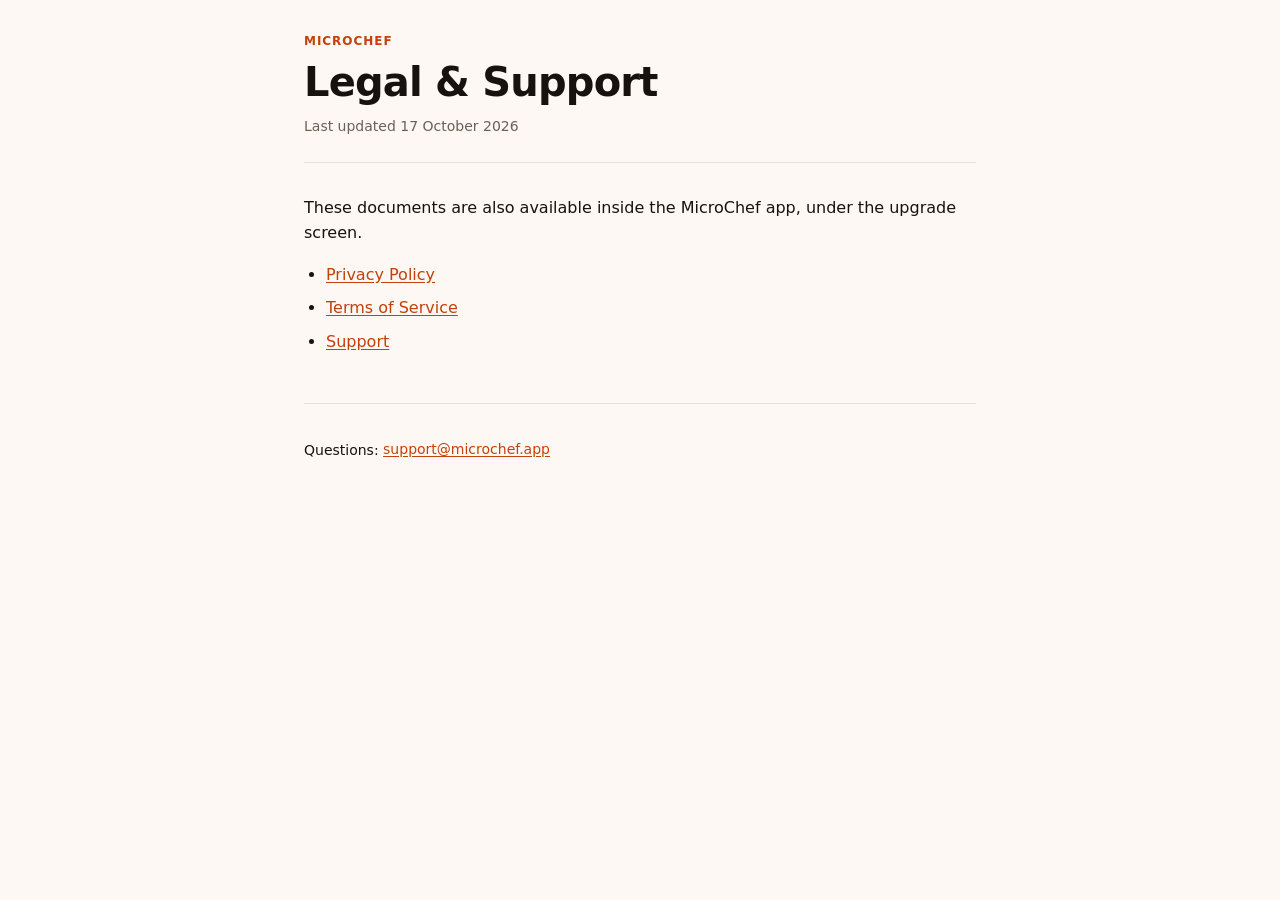
<file: index.html>
<!doctype html>
<html lang="en">
<head>
<meta charset="utf-8" />
<meta name="viewport" content="width=device-width, initial-scale=1, viewport-fit=cover" />
<meta name="color-scheme" content="light dark" />
<title>MicroChef — Legal &amp; Support</title>
<link rel="stylesheet" href="_style.css" />
</head>
<body>
<main>
  <header>
    <p class="eyebrow">MicroChef</p>
    <h1>Legal &amp; Support</h1>
    <p class="meta">Last updated 17 October 2026</p>
  </header>
  <p>These documents are also available inside the MicroChef app, under the upgrade screen.</p>
  <ul><li><a href="privacy.html">Privacy Policy</a></li><li><a href="terms.html">Terms of Service</a></li><li><a href="support.html">Support</a></li></ul>
  <footer><p>Questions: <a href="mailto:support@microchef.app">support@microchef.app</a></p></footer>
</main>
</body>
</html>
</file>
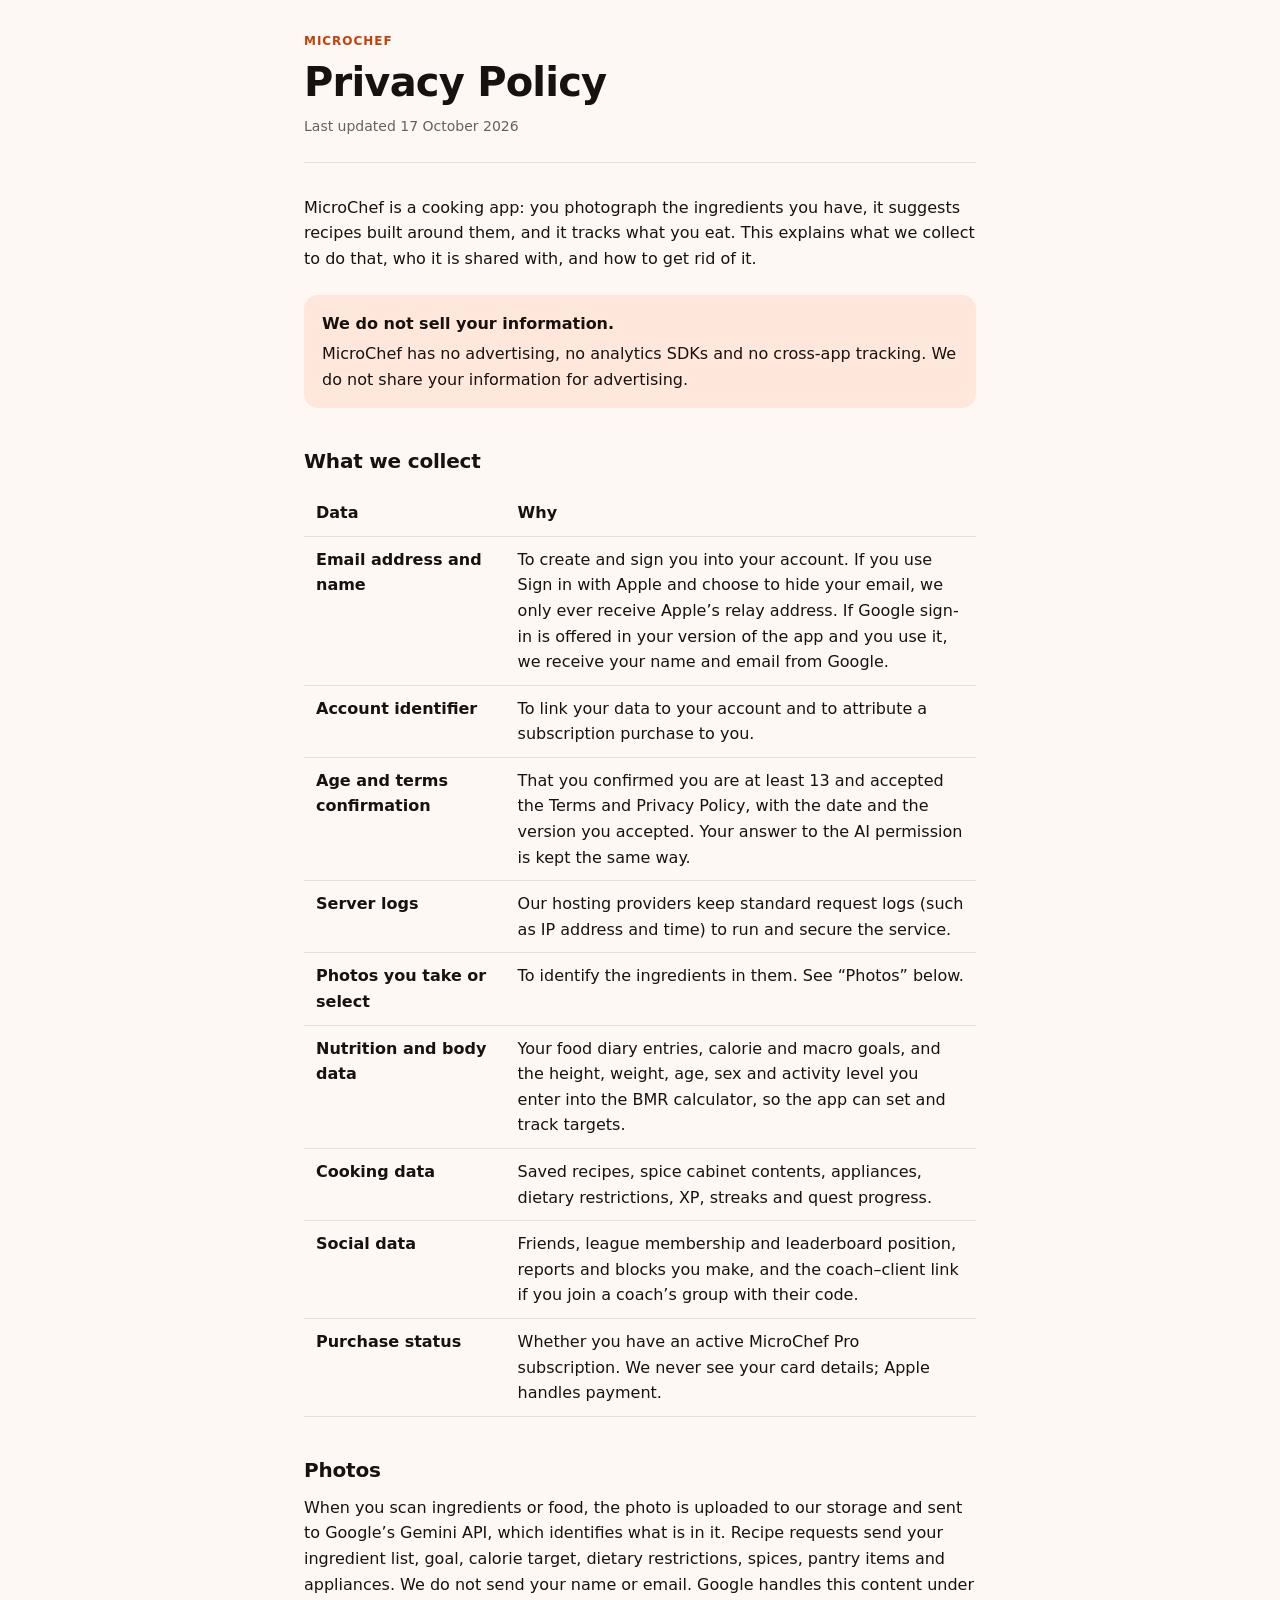
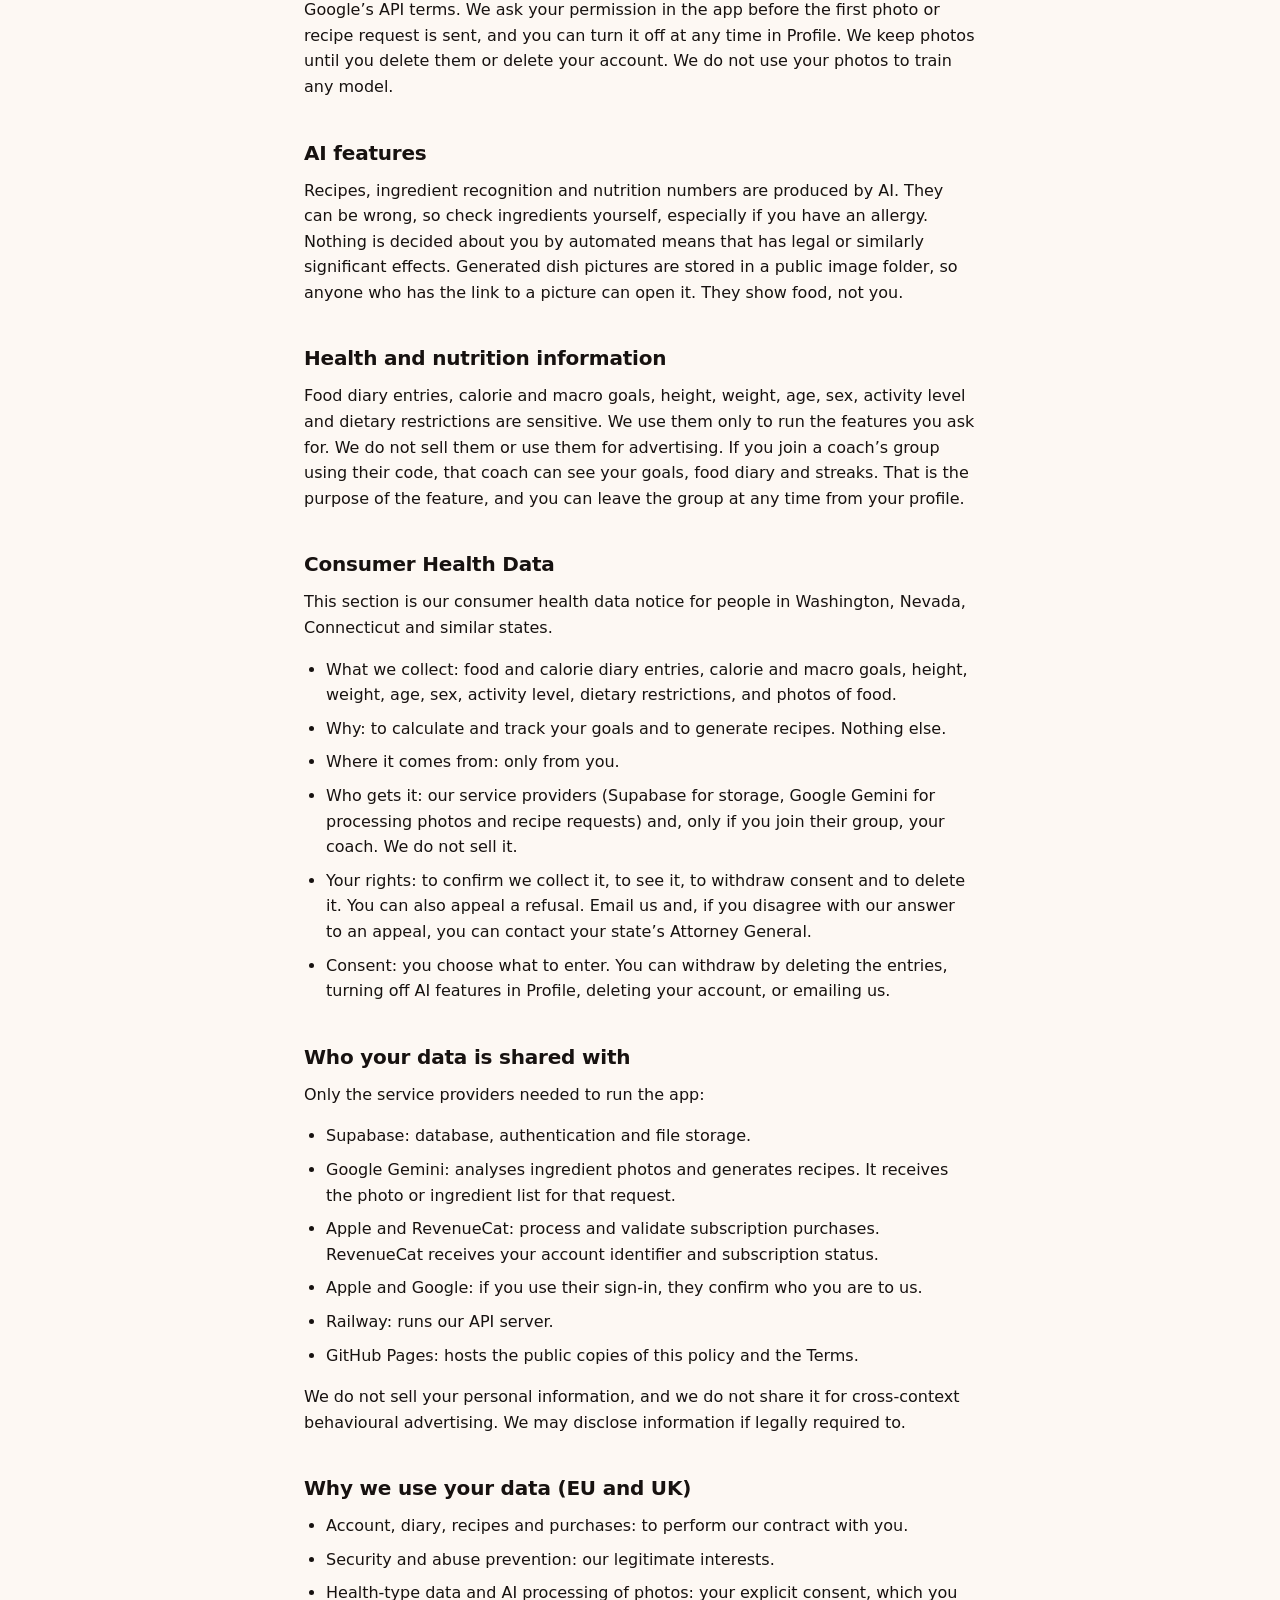
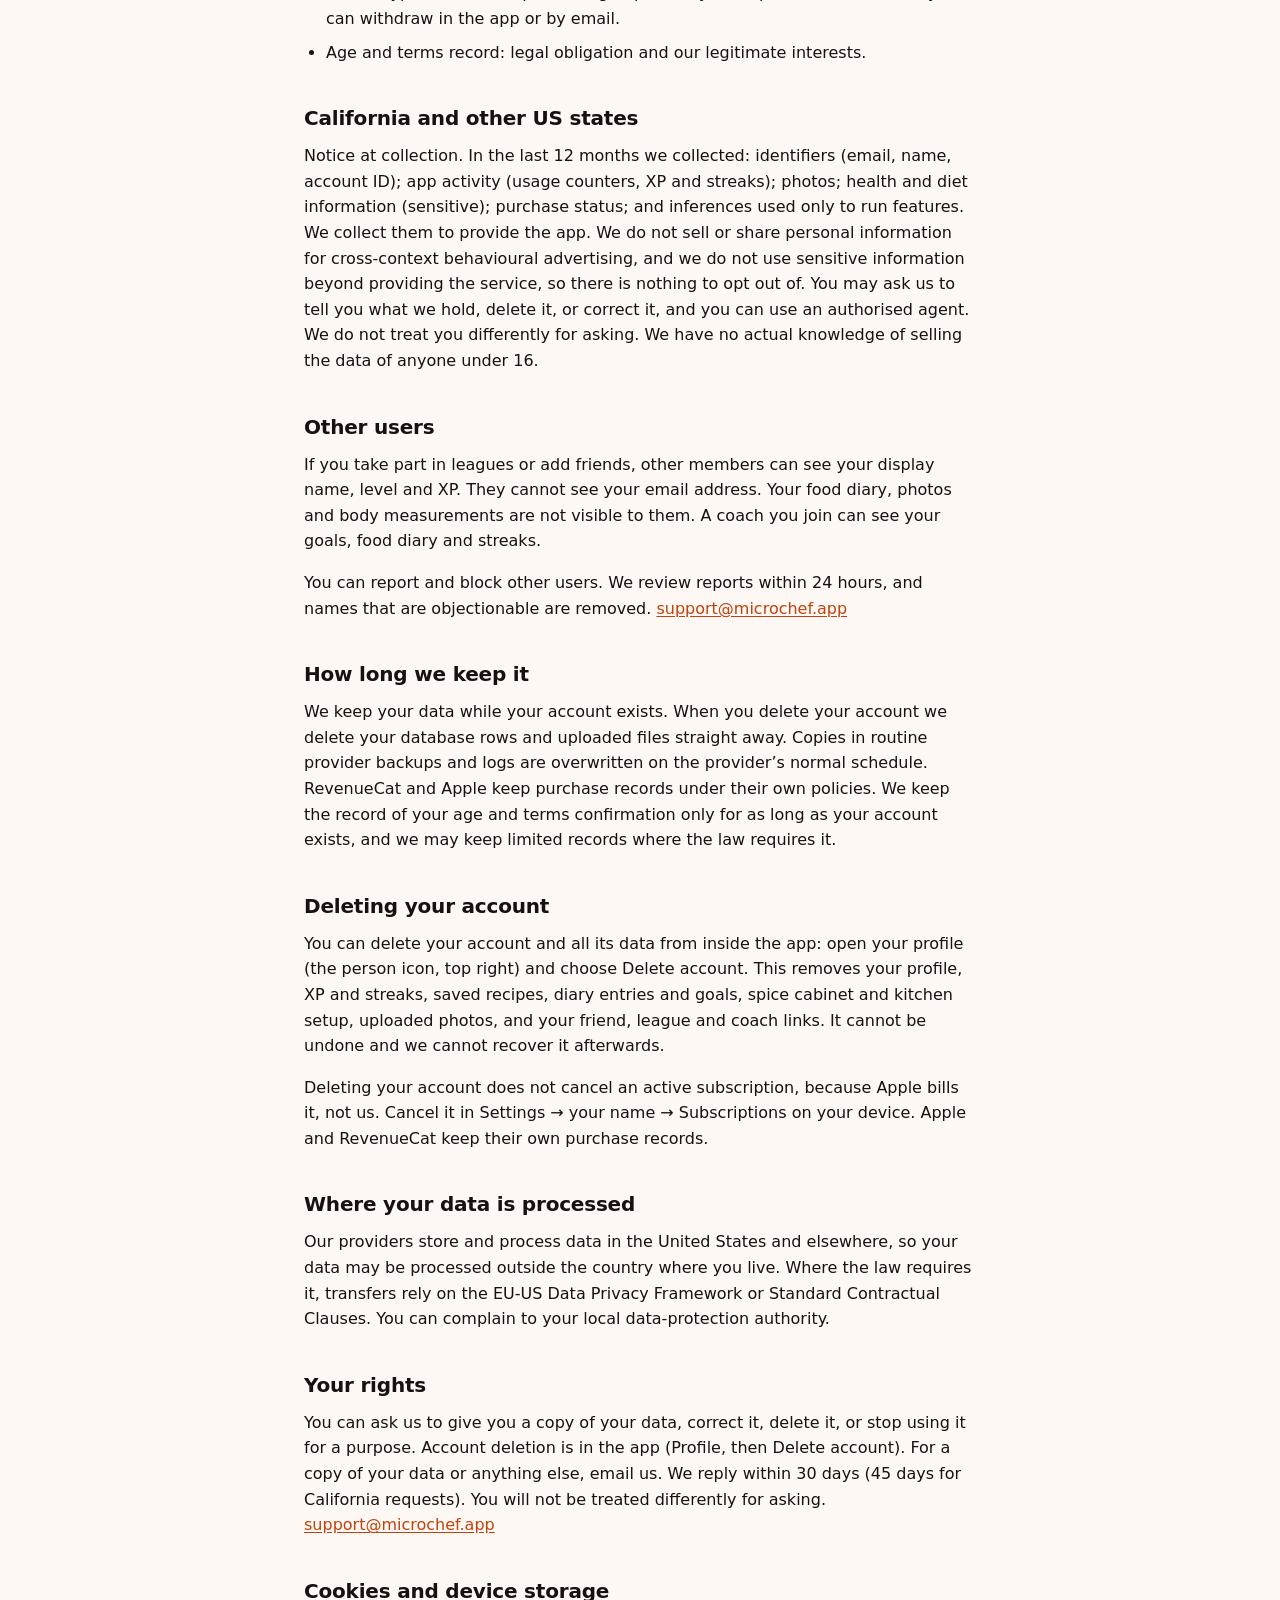
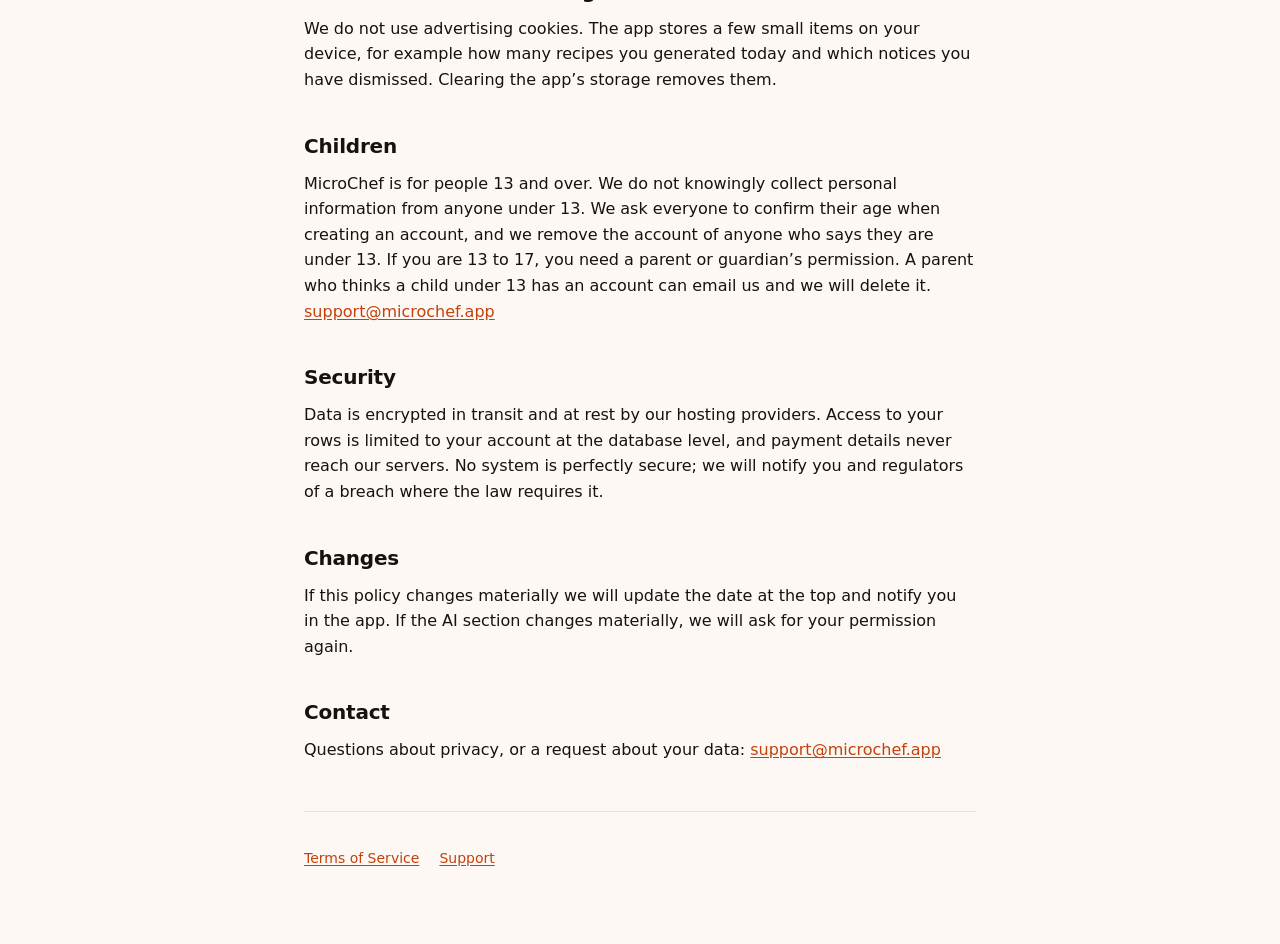
<file: privacy.html>
<!doctype html>
<html lang="en">
<head>
<meta charset="utf-8" />
<meta name="viewport" content="width=device-width, initial-scale=1, viewport-fit=cover" />
<meta name="color-scheme" content="light dark" />
<title>Privacy Policy — MicroChef</title>
<link rel="stylesheet" href="_style.css" />
</head>
<body>
<main>
  <header>
    <p class="eyebrow">MicroChef</p>
    <h1>Privacy Policy</h1>
    <p class="meta">Last updated 17 October 2026</p>
  </header>
  <p>MicroChef is a cooking app: you photograph the ingredients you have, it suggests recipes built around them, and it tracks what you eat. This explains what we collect to do that, who it is shared with, and how to get rid of it.</p>
<div class="callout"><p><strong>We do not sell your information.</strong>MicroChef has no advertising, no analytics SDKs and no cross-app tracking. We do not share your information for advertising.</p></div>
<h2>What we collect</h2><table class="rows"><thead><tr><th>Data</th><th>Why</th></tr></thead><tbody><tr><td>Email address and name</td><td>To create and sign you into your account. If you use Sign in with Apple and choose to hide your email, we only ever receive Apple’s relay address. If Google sign-in is offered in your version of the app and you use it, we receive your name and email from Google.</td></tr><tr><td>Account identifier</td><td>To link your data to your account and to attribute a subscription purchase to you.</td></tr><tr><td>Age and terms confirmation</td><td>That you confirmed you are at least 13 and accepted the Terms and Privacy Policy, with the date and the version you accepted. Your answer to the AI permission is kept the same way.</td></tr><tr><td>Server logs</td><td>Our hosting providers keep standard request logs (such as IP address and time) to run and secure the service.</td></tr><tr><td>Photos you take or select</td><td>To identify the ingredients in them. See “Photos” below.</td></tr><tr><td>Nutrition and body data</td><td>Your food diary entries, calorie and macro goals, and the height, weight, age, sex and activity level you enter into the BMR calculator, so the app can set and track targets.</td></tr><tr><td>Cooking data</td><td>Saved recipes, spice cabinet contents, appliances, dietary restrictions, XP, streaks and quest progress.</td></tr><tr><td>Social data</td><td>Friends, league membership and leaderboard position, reports and blocks you make, and the coach–client link if you join a coach’s group with their code.</td></tr><tr><td>Purchase status</td><td>Whether you have an active MicroChef Pro subscription. We never see your card details; Apple handles payment.</td></tr></tbody></table>
<h2>Photos</h2><p>When you scan ingredients or food, the photo is uploaded to our storage and sent to Google’s Gemini API, which identifies what is in it. Recipe requests send your ingredient list, goal, calorie target, dietary restrictions, spices, pantry items and appliances. We do not send your name or email. Google handles this content under Google’s API terms. We ask your permission in the app before the first photo or recipe request is sent, and you can turn it off at any time in Profile. We keep photos until you delete them or delete your account. We do not use your photos to train any model.</p>
<h2>AI features</h2><p>Recipes, ingredient recognition and nutrition numbers are produced by AI. They can be wrong, so check ingredients yourself, especially if you have an allergy. Nothing is decided about you by automated means that has legal or similarly significant effects. Generated dish pictures are stored in a public image folder, so anyone who has the link to a picture can open it. They show food, not you.</p>
<h2>Health and nutrition information</h2><p>Food diary entries, calorie and macro goals, height, weight, age, sex, activity level and dietary restrictions are sensitive. We use them only to run the features you ask for. We do not sell them or use them for advertising. If you join a coach’s group using their code, that coach can see your goals, food diary and streaks. That is the purpose of the feature, and you can leave the group at any time from your profile.</p>
<h2>Consumer Health Data</h2><p>This section is our consumer health data notice for people in Washington, Nevada, Connecticut and similar states.</p>
<ul><li>What we collect: food and calorie diary entries, calorie and macro goals, height, weight, age, sex, activity level, dietary restrictions, and photos of food.</li><li>Why: to calculate and track your goals and to generate recipes. Nothing else.</li><li>Where it comes from: only from you.</li><li>Who gets it: our service providers (Supabase for storage, Google Gemini for processing photos and recipe requests) and, only if you join their group, your coach. We do not sell it.</li><li>Your rights: to confirm we collect it, to see it, to withdraw consent and to delete it. You can also appeal a refusal. Email us and, if you disagree with our answer to an appeal, you can contact your state’s Attorney General.</li><li>Consent: you choose what to enter. You can withdraw by deleting the entries, turning off AI features in Profile, deleting your account, or emailing us.</li></ul>
<h2>Who your data is shared with</h2><p>Only the service providers needed to run the app:</p>
<ul><li>Supabase: database, authentication and file storage.</li><li>Google Gemini: analyses ingredient photos and generates recipes. It receives the photo or ingredient list for that request.</li><li>Apple and RevenueCat: process and validate subscription purchases. RevenueCat receives your account identifier and subscription status.</li><li>Apple and Google: if you use their sign-in, they confirm who you are to us.</li><li>Railway: runs our API server.</li><li>GitHub Pages: hosts the public copies of this policy and the Terms.</li></ul>
<p>We do not sell your personal information, and we do not share it for cross-context behavioural advertising. We may disclose information if legally required to.</p>
<h2>Why we use your data (EU and UK)</h2><ul><li>Account, diary, recipes and purchases: to perform our contract with you.</li><li>Security and abuse prevention: our legitimate interests.</li><li>Health-type data and AI processing of photos: your explicit consent, which you can withdraw in the app or by email.</li><li>Age and terms record: legal obligation and our legitimate interests.</li></ul>
<h2>California and other US states</h2><p>Notice at collection. In the last 12 months we collected: identifiers (email, name, account ID); app activity (usage counters, XP and streaks); photos; health and diet information (sensitive); purchase status; and inferences used only to run features. We collect them to provide the app. We do not sell or share personal information for cross-context behavioural advertising, and we do not use sensitive information beyond providing the service, so there is nothing to opt out of. You may ask us to tell you what we hold, delete it, or correct it, and you can use an authorised agent. We do not treat you differently for asking. We have no actual knowledge of selling the data of anyone under 16.</p>
<h2>Other users</h2><p>If you take part in leagues or add friends, other members can see your display name, level and XP. They cannot see your email address. Your food diary, photos and body measurements are not visible to them. A coach you join can see your goals, food diary and streaks.</p>
<p>You can report and block other users. We review reports within 24 hours, and names that are objectionable are removed. <a href="mailto:support@microchef.app">support@microchef.app</a></p>
<h2>How long we keep it</h2><p>We keep your data while your account exists. When you delete your account we delete your database rows and uploaded files straight away. Copies in routine provider backups and logs are overwritten on the provider’s normal schedule. RevenueCat and Apple keep purchase records under their own policies. We keep the record of your age and terms confirmation only for as long as your account exists, and we may keep limited records where the law requires it.</p>
<h2>Deleting your account</h2><p>You can delete your account and all its data from inside the app: open your profile (the person icon, top right) and choose Delete account. This removes your profile, XP and streaks, saved recipes, diary entries and goals, spice cabinet and kitchen setup, uploaded photos, and your friend, league and coach links. It cannot be undone and we cannot recover it afterwards.</p>
<p>Deleting your account does not cancel an active subscription, because Apple bills it, not us. Cancel it in Settings → your name → Subscriptions on your device. Apple and RevenueCat keep their own purchase records.</p>
<h2>Where your data is processed</h2><p>Our providers store and process data in the United States and elsewhere, so your data may be processed outside the country where you live. Where the law requires it, transfers rely on the EU-US Data Privacy Framework or Standard Contractual Clauses. You can complain to your local data-protection authority.</p>
<h2>Your rights</h2><p>You can ask us to give you a copy of your data, correct it, delete it, or stop using it for a purpose. Account deletion is in the app (Profile, then Delete account). For a copy of your data or anything else, email us. We reply within 30 days (45 days for California requests). You will not be treated differently for asking. <a href="mailto:support@microchef.app">support@microchef.app</a></p>
<h2>Cookies and device storage</h2><p>We do not use advertising cookies. The app stores a few small items on your device, for example how many recipes you generated today and which notices you have dismissed. Clearing the app’s storage removes them.</p>
<h2>Children</h2><p>MicroChef is for people 13 and over. We do not knowingly collect personal information from anyone under 13. We ask everyone to confirm their age when creating an account, and we remove the account of anyone who says they are under 13. If you are 13 to 17, you need a parent or guardian’s permission. A parent who thinks a child under 13 has an account can email us and we will delete it. <a href="mailto:support@microchef.app">support@microchef.app</a></p>
<h2>Security</h2><p>Data is encrypted in transit and at rest by our hosting providers. Access to your rows is limited to your account at the database level, and payment details never reach our servers. No system is perfectly secure; we will notify you and regulators of a breach where the law requires it.</p>
<h2>Changes</h2><p>If this policy changes materially we will update the date at the top and notify you in the app. If the AI section changes materially, we will ask for your permission again.</p>
<h2>Contact</h2><p>Questions about privacy, or a request about your data: <a href="mailto:support@microchef.app">support@microchef.app</a></p>
  <footer>
    <nav><a href="terms.html">Terms of Service</a><a href="support.html">Support</a></nav>
  </footer>
</main>
</body>
</html>
</file>
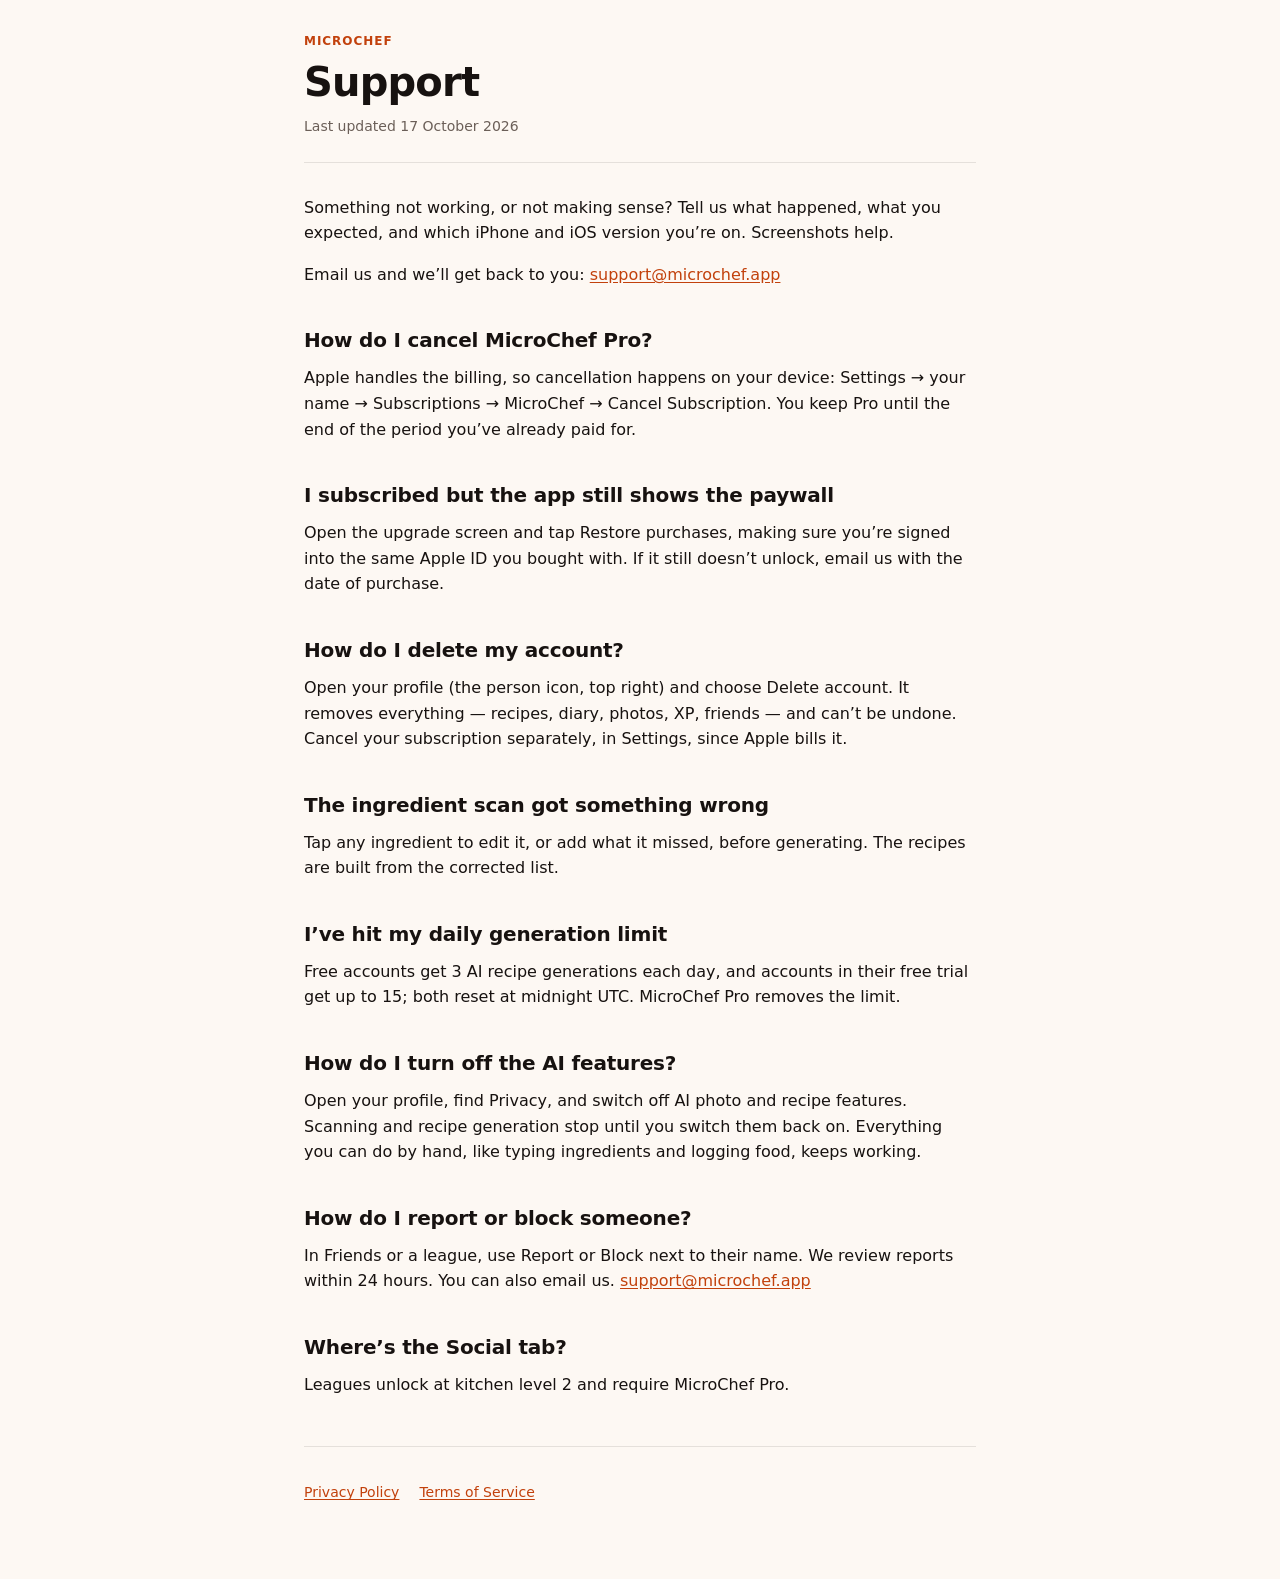
<file: support.html>
<!doctype html>
<html lang="en">
<head>
<meta charset="utf-8" />
<meta name="viewport" content="width=device-width, initial-scale=1, viewport-fit=cover" />
<meta name="color-scheme" content="light dark" />
<title>Support — MicroChef</title>
<link rel="stylesheet" href="_style.css" />
</head>
<body>
<main>
  <header>
    <p class="eyebrow">MicroChef</p>
    <h1>Support</h1>
    <p class="meta">Last updated 17 October 2026</p>
  </header>
  <p>Something not working, or not making sense? Tell us what happened, what you expected, and which iPhone and iOS version you’re on. Screenshots help.</p>
<p>Email us and we’ll get back to you: <a href="mailto:support@microchef.app">support@microchef.app</a></p>
<h2>How do I cancel MicroChef Pro?</h2><p>Apple handles the billing, so cancellation happens on your device: Settings → your name → Subscriptions → MicroChef → Cancel Subscription. You keep Pro until the end of the period you’ve already paid for.</p>
<h2>I subscribed but the app still shows the paywall</h2><p>Open the upgrade screen and tap Restore purchases, making sure you’re signed into the same Apple ID you bought with. If it still doesn’t unlock, email us with the date of purchase.</p>
<h2>How do I delete my account?</h2><p>Open your profile (the person icon, top right) and choose Delete account. It removes everything — recipes, diary, photos, XP, friends — and can’t be undone. Cancel your subscription separately, in Settings, since Apple bills it.</p>
<h2>The ingredient scan got something wrong</h2><p>Tap any ingredient to edit it, or add what it missed, before generating. The recipes are built from the corrected list.</p>
<h2>I’ve hit my daily generation limit</h2><p>Free accounts get 3 AI recipe generations each day, and accounts in their free trial get up to 15; both reset at midnight UTC. MicroChef Pro removes the limit.</p>
<h2>How do I turn off the AI features?</h2><p>Open your profile, find Privacy, and switch off AI photo and recipe features. Scanning and recipe generation stop until you switch them back on. Everything you can do by hand, like typing ingredients and logging food, keeps working.</p>
<h2>How do I report or block someone?</h2><p>In Friends or a league, use Report or Block next to their name. We review reports within 24 hours. You can also email us. <a href="mailto:support@microchef.app">support@microchef.app</a></p>
<h2>Where’s the Social tab?</h2><p>Leagues unlock at kitchen level 2 and require MicroChef Pro.</p>
  <footer>
    <nav><a href="privacy.html">Privacy Policy</a><a href="terms.html">Terms of Service</a></nav>
  </footer>
</main>
</body>
</html>
</file>
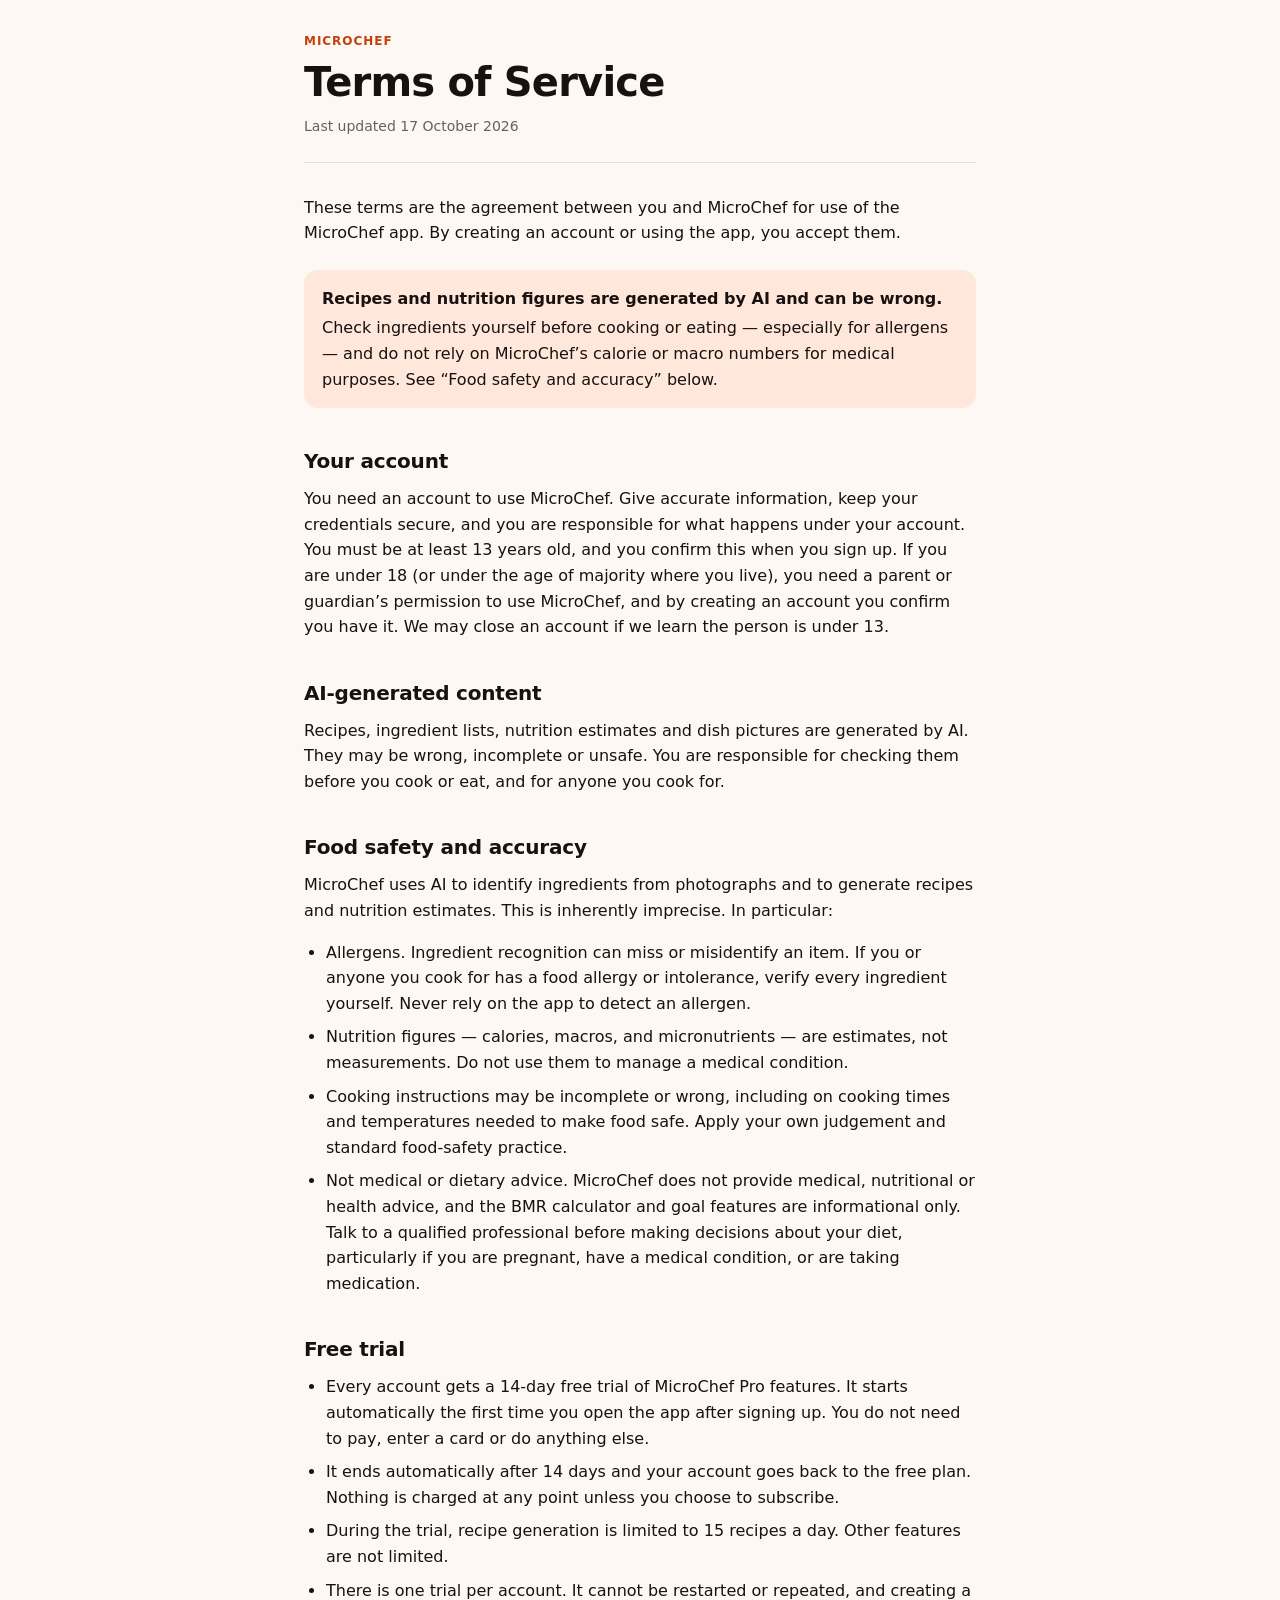
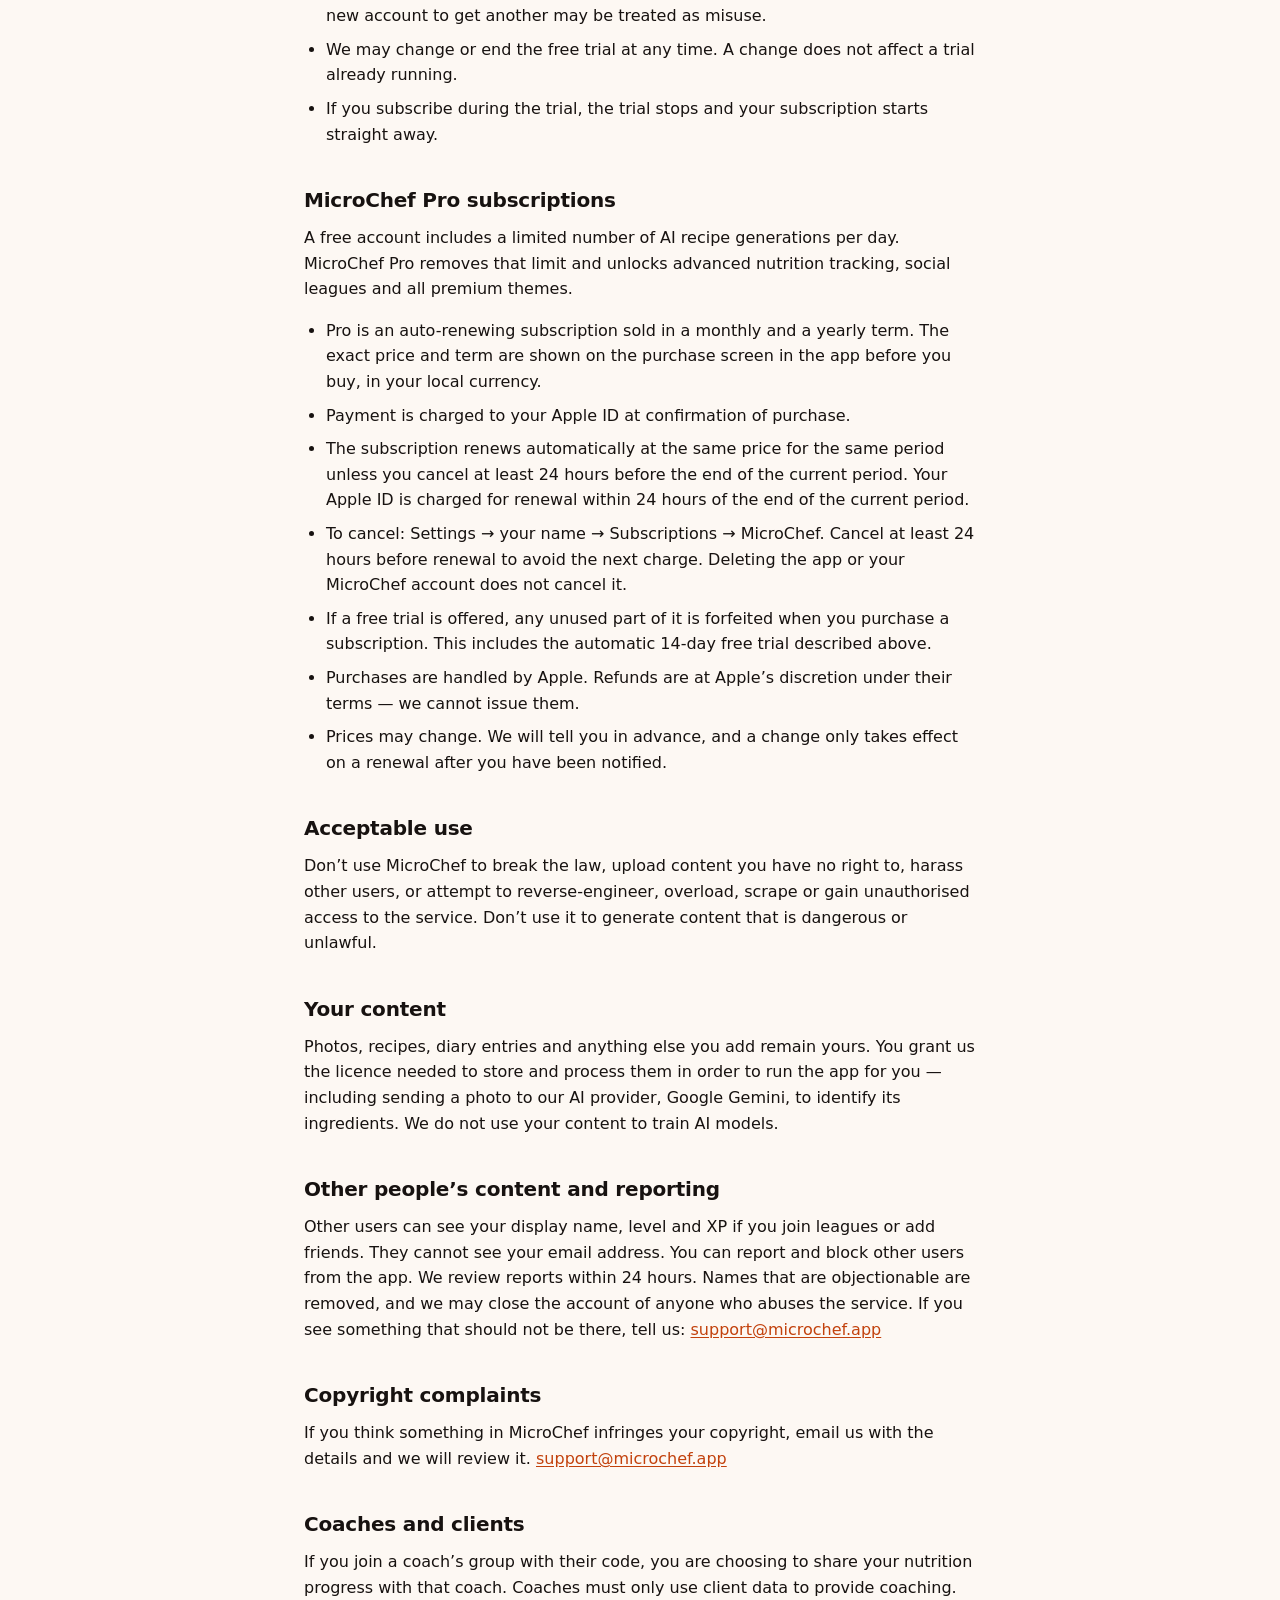
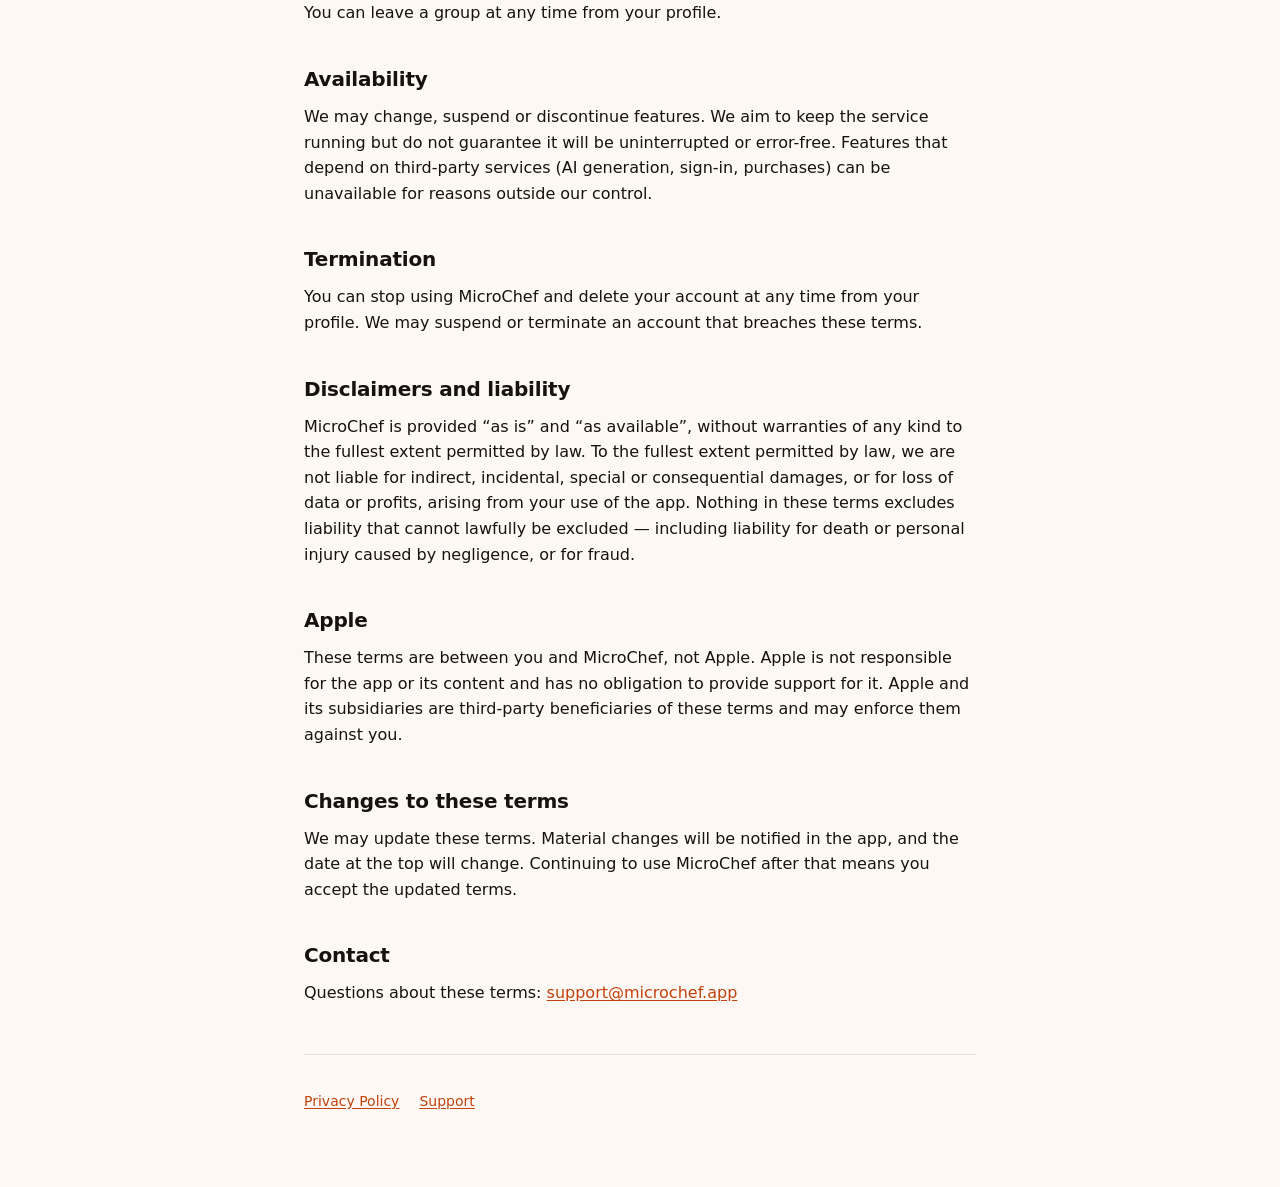
<file: terms.html>
<!doctype html>
<html lang="en">
<head>
<meta charset="utf-8" />
<meta name="viewport" content="width=device-width, initial-scale=1, viewport-fit=cover" />
<meta name="color-scheme" content="light dark" />
<title>Terms of Service — MicroChef</title>
<link rel="stylesheet" href="_style.css" />
</head>
<body>
<main>
  <header>
    <p class="eyebrow">MicroChef</p>
    <h1>Terms of Service</h1>
    <p class="meta">Last updated 17 October 2026</p>
  </header>
  <p>These terms are the agreement between you and MicroChef for use of the MicroChef app. By creating an account or using the app, you accept them.</p>
<div class="callout"><p><strong>Recipes and nutrition figures are generated by AI and can be wrong.</strong>Check ingredients yourself before cooking or eating — especially for allergens — and do not rely on MicroChef’s calorie or macro numbers for medical purposes. See “Food safety and accuracy” below.</p></div>
<h2>Your account</h2><p>You need an account to use MicroChef. Give accurate information, keep your credentials secure, and you are responsible for what happens under your account. You must be at least 13 years old, and you confirm this when you sign up. If you are under 18 (or under the age of majority where you live), you need a parent or guardian’s permission to use MicroChef, and by creating an account you confirm you have it. We may close an account if we learn the person is under 13.</p>
<h2>AI-generated content</h2><p>Recipes, ingredient lists, nutrition estimates and dish pictures are generated by AI. They may be wrong, incomplete or unsafe. You are responsible for checking them before you cook or eat, and for anyone you cook for.</p>
<h2>Food safety and accuracy</h2><p>MicroChef uses AI to identify ingredients from photographs and to generate recipes and nutrition estimates. This is inherently imprecise. In particular:</p>
<ul><li>Allergens. Ingredient recognition can miss or misidentify an item. If you or anyone you cook for has a food allergy or intolerance, verify every ingredient yourself. Never rely on the app to detect an allergen.</li><li>Nutrition figures — calories, macros, and micronutrients — are estimates, not measurements. Do not use them to manage a medical condition.</li><li>Cooking instructions may be incomplete or wrong, including on cooking times and temperatures needed to make food safe. Apply your own judgement and standard food-safety practice.</li><li>Not medical or dietary advice. MicroChef does not provide medical, nutritional or health advice, and the BMR calculator and goal features are informational only. Talk to a qualified professional before making decisions about your diet, particularly if you are pregnant, have a medical condition, or are taking medication.</li></ul>
<h2>Free trial</h2><ul><li>Every account gets a 14-day free trial of MicroChef Pro features. It starts automatically the first time you open the app after signing up. You do not need to pay, enter a card or do anything else.</li><li>It ends automatically after 14 days and your account goes back to the free plan. Nothing is charged at any point unless you choose to subscribe.</li><li>During the trial, recipe generation is limited to 15 recipes a day. Other features are not limited.</li><li>There is one trial per account. It cannot be restarted or repeated, and creating a new account to get another may be treated as misuse.</li><li>We may change or end the free trial at any time. A change does not affect a trial already running.</li><li>If you subscribe during the trial, the trial stops and your subscription starts straight away.</li></ul>
<h2>MicroChef Pro subscriptions</h2><p>A free account includes a limited number of AI recipe generations per day. MicroChef Pro removes that limit and unlocks advanced nutrition tracking, social leagues and all premium themes.</p>
<ul><li>Pro is an auto-renewing subscription sold in a monthly and a yearly term. The exact price and term are shown on the purchase screen in the app before you buy, in your local currency.</li><li>Payment is charged to your Apple ID at confirmation of purchase.</li><li>The subscription renews automatically at the same price for the same period unless you cancel at least 24 hours before the end of the current period. Your Apple ID is charged for renewal within 24 hours of the end of the current period.</li><li>To cancel: Settings → your name → Subscriptions → MicroChef. Cancel at least 24 hours before renewal to avoid the next charge. Deleting the app or your MicroChef account does not cancel it.</li><li>If a free trial is offered, any unused part of it is forfeited when you purchase a subscription. This includes the automatic 14-day free trial described above.</li><li>Purchases are handled by Apple. Refunds are at Apple’s discretion under their terms — we cannot issue them.</li><li>Prices may change. We will tell you in advance, and a change only takes effect on a renewal after you have been notified.</li></ul>
<h2>Acceptable use</h2><p>Don’t use MicroChef to break the law, upload content you have no right to, harass other users, or attempt to reverse-engineer, overload, scrape or gain unauthorised access to the service. Don’t use it to generate content that is dangerous or unlawful.</p>
<h2>Your content</h2><p>Photos, recipes, diary entries and anything else you add remain yours. You grant us the licence needed to store and process them in order to run the app for you — including sending a photo to our AI provider, Google Gemini, to identify its ingredients. We do not use your content to train AI models.</p>
<h2>Other people’s content and reporting</h2><p>Other users can see your display name, level and XP if you join leagues or add friends. They cannot see your email address. You can report and block other users from the app. We review reports within 24 hours. Names that are objectionable are removed, and we may close the account of anyone who abuses the service. If you see something that should not be there, tell us: <a href="mailto:support@microchef.app">support@microchef.app</a></p>
<h2>Copyright complaints</h2><p>If you think something in MicroChef infringes your copyright, email us with the details and we will review it. <a href="mailto:support@microchef.app">support@microchef.app</a></p>
<h2>Coaches and clients</h2><p>If you join a coach’s group with their code, you are choosing to share your nutrition progress with that coach. Coaches must only use client data to provide coaching. You can leave a group at any time from your profile.</p>
<h2>Availability</h2><p>We may change, suspend or discontinue features. We aim to keep the service running but do not guarantee it will be uninterrupted or error-free. Features that depend on third-party services (AI generation, sign-in, purchases) can be unavailable for reasons outside our control.</p>
<h2>Termination</h2><p>You can stop using MicroChef and delete your account at any time from your profile. We may suspend or terminate an account that breaches these terms.</p>
<h2>Disclaimers and liability</h2><p>MicroChef is provided “as is” and “as available”, without warranties of any kind to the fullest extent permitted by law. To the fullest extent permitted by law, we are not liable for indirect, incidental, special or consequential damages, or for loss of data or profits, arising from your use of the app. Nothing in these terms excludes liability that cannot lawfully be excluded — including liability for death or personal injury caused by negligence, or for fraud.</p>
<h2>Apple</h2><p>These terms are between you and MicroChef, not Apple. Apple is not responsible for the app or its content and has no obligation to provide support for it. Apple and its subsidiaries are third-party beneficiaries of these terms and may enforce them against you.</p>
<h2>Changes to these terms</h2><p>We may update these terms. Material changes will be notified in the app, and the date at the top will change. Continuing to use MicroChef after that means you accept the updated terms.</p>
<h2>Contact</h2><p>Questions about these terms: <a href="mailto:support@microchef.app">support@microchef.app</a></p>
  <footer>
    <nav><a href="privacy.html">Privacy Policy</a><a href="support.html">Support</a></nav>
  </footer>
</main>
</body>
</html>
</file>
<file: _style.css>
:root {
  --ember: #C2410C;
  --ember-bright: #FF6B35;
  --char: #171210;
  --char-muted: #6B5F58;
  --cream: #FDF8F3;
  --hairline: rgb(23 18 16 / 0.1);
}
* { box-sizing: border-box; }
body {
  margin: 0;
  padding: 0 max(20px, env(safe-area-inset-right)) calc(64px + env(safe-area-inset-bottom)) max(20px, env(safe-area-inset-left));
  background: var(--cream);
  color: var(--char);
  font: 16px/1.6 ui-sans-serif, system-ui, -apple-system, "Segoe UI", sans-serif;
  -webkit-text-size-adjust: 100%;
}
main { max-width: 42rem; margin: 0 auto; overflow-wrap: break-word; }
p { margin: 0 0 16px; }
header { padding: calc(32px + env(safe-area-inset-top)) 0 24px; border-bottom: 1px solid var(--hairline); margin-bottom: 32px; }
.eyebrow {
  font-size: 12px; font-weight: 700; letter-spacing: 0.08em;
  text-transform: uppercase; color: var(--ember); margin: 0 0 8px;
}
h1 { font-size: clamp(28px, 6vw, 40px); line-height: 1.15; margin: 0 0 10px; letter-spacing: -0.02em; }
h2 { font-size: 1.25rem; line-height: 1.3; margin: 40px 0 12px; letter-spacing: -0.01em; }
h3 { font-size: 16px; margin: 24px 0 6px; }
p, li { color: var(--char); }
.meta { color: var(--char-muted); font-size: 14px; margin: 0; }
ul { padding-left: 22px; margin: 0 0 16px; }
li { margin-bottom: 8px; }
a { color: var(--ember); text-underline-offset: 2px; }
.callout {
  background: #FFE7DC; border-radius: 14px; padding: 16px 18px; margin: 24px 0;
}
li a, p a { overflow-wrap: anywhere; }
.callout p { margin: 0; }
.callout strong { display: block; margin-bottom: 4px; }
table { border-collapse: collapse; width: 100%; margin: 16px 0; font-size: 16px; }
th, td { text-align: left; padding: 10px 12px; border-bottom: 1px solid var(--hairline); vertical-align: top; }
th { font-weight: 600; }
td:first-child { font-weight: 600; width: 30%; }
@media (max-width: 600px) {
  /* Stacked rows: a two-column table is unreadable at phone width. */
  thead { display: none; }
  table, tbody, tr, td { display: block; width: 100%; }
  tr { padding: 12px 0; border-bottom: 1px solid var(--hairline); }
  td { border: 0; padding: 0; }
  td:first-child { width: 100%; }
  td + td { color: var(--char-muted); margin-top: 2px; }
  h2 { margin-top: 32px; }
}
footer nav { display: flex; flex-wrap: wrap; gap: 0 20px; }
footer a { display: inline-flex; align-items: center; min-height: 44px; }
footer { margin-top: 48px; padding-top: 24px; border-top: 1px solid var(--hairline); color: var(--char-muted); font-size: 14px; }
@media (prefers-color-scheme: dark) {
  :root { --hairline: rgb(255 255 255 / 0.12); }
  body { background: #171210; color: #FDF8F3; }
  p, li { color: #FDF8F3; }
  .meta, footer { color: #A99E97; }
  .callout { background: #3A2419; }
  :root { --ember: #FF8A5B; }
  td + td { color: #A99E97; }
}
</file>
